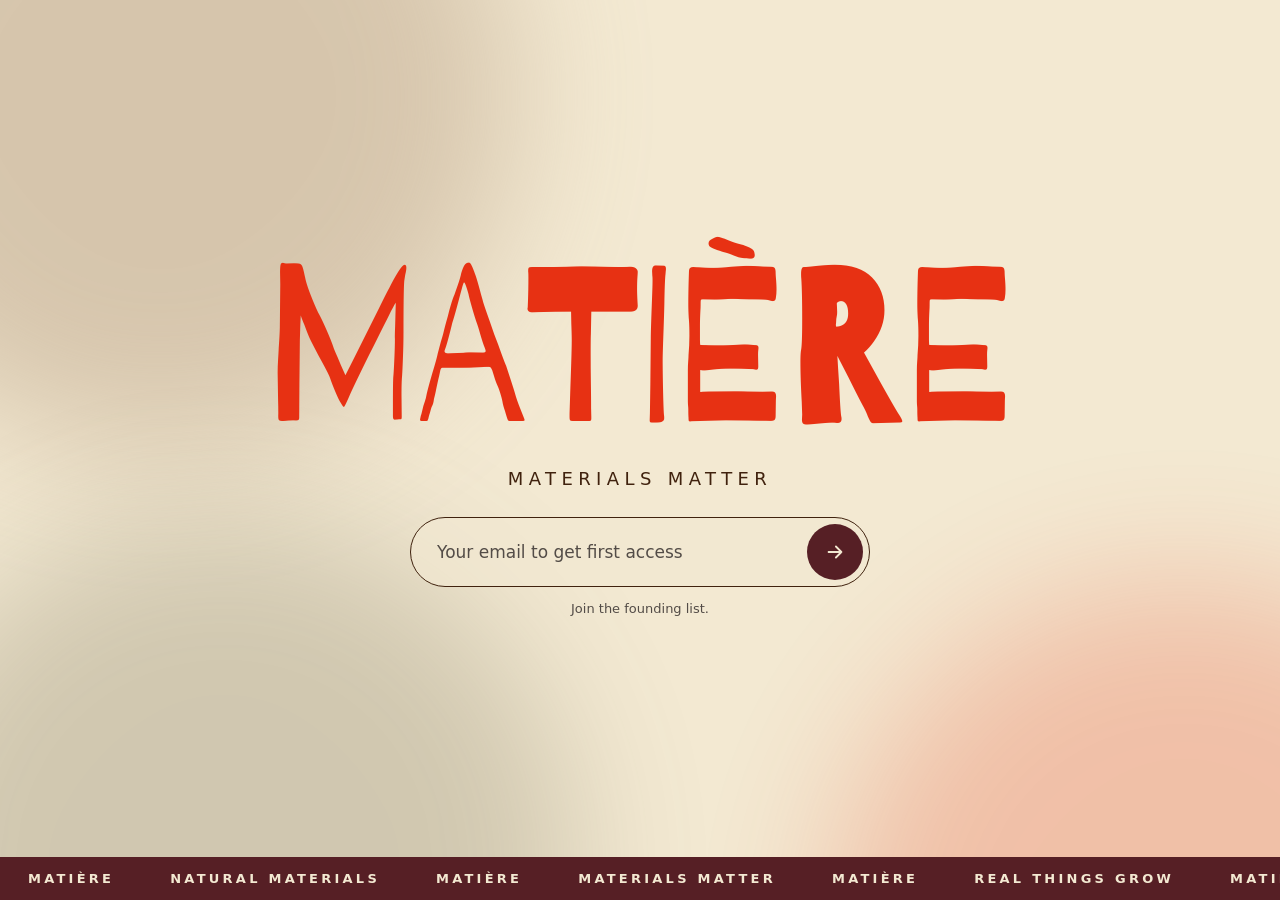
<file: index.html>
<!doctype html>
<html lang="en">
<head>
<meta charset="utf-8">
<meta name="viewport" content="width=device-width, initial-scale=1">
<title>MATIÈRE — Founding List</title>
<meta name="description" content="Materials matter. Join the MATIÈRE founding list for first access.">
<meta name="theme-color" content="#f3e9d2">
<link rel="preconnect" href="https://fonts.googleapis.com">
<link rel="preconnect" href="https://fonts.gstatic.com" crossorigin>
<link href="https://fonts.googleapis.com/css2?family=Barriecito&display=swap" rel="stylesheet">
<style>
:root{--cream:#f3e9d2;--brown:#40220e;--wine:#561f25;--red:#e73113;--grey:#534c47;--sand:#b49b80;--olive:#59543a}
*{box-sizing:border-box}
html,body{margin:0;background:var(--cream);color:var(--brown)}
body{font-family:system-ui,-apple-system,'Helvetica Neue',Arial,sans-serif}
a{color:var(--brown)}a:hover{color:var(--wine)}
.page{position:relative;min-height:100vh;min-height:100svh;display:flex;flex-direction:column;overflow:hidden}
.blobs{position:absolute;inset:0;z-index:0;overflow:hidden;pointer-events:none}
.blob{position:absolute;width:55vmax;height:55vmax;border-radius:50%;filter:blur(70px)}
.b1{top:-20vmax;left:-15vmax;background:var(--sand);opacity:.45;animation:drift-a 18s ease-in-out infinite alternate}
.b2{bottom:-30vmax;right:-20vmax;background:var(--red);opacity:.22;animation:drift-b 22s ease-in-out infinite alternate}
.b3{bottom:-25vmax;left:-10vmax;background:var(--olive);opacity:.22;animation:drift-c 26s ease-in-out infinite alternate}
main{position:relative;z-index:1;flex-grow:1;display:flex;flex-direction:column;align-items:center;justify-content:center;gap:28px;padding:48px 16px;text-align:center}
h1{margin:0;display:flex;font-family:'Barriecito',system-ui,sans-serif;font-weight:400;font-size:clamp(64px,19vw,220px);line-height:.9;color:var(--red);user-select:none}
.l{display:inline-block;animation:rise .8s cubic-bezier(.2,.8,.2,1) backwards;transition:transform .3s}
.l:hover{transform:translateY(-10%) rotate(-4deg)}
.tag{margin:0;font-size:18px;font-weight:500;letter-spacing:.3em;text-transform:uppercase;animation:fade .8s .7s backwards}
form{width:min(460px,100%);animation:fade .8s .9s backwards}
.field{display:flex;align-items:center;gap:6px;padding:6px 6px 6px 24px;border:1.5px solid var(--brown);border-radius:999px;background:rgba(243,233,210,.7)}
.field:focus-within{box-shadow:0 0 0 4px rgba(231,49,19,.25)}
.sr{position:absolute;width:1px;height:1px;overflow:hidden;clip:rect(0 0 0 0);white-space:nowrap}
input{flex:1;min-width:0;height:52px;border:0;background:transparent;outline:none;color:var(--brown);font:400 17px/24px system-ui,-apple-system,'Helvetica Neue',Arial,sans-serif}
input::placeholder{color:var(--grey)}
.go{flex:none;width:56px;height:56px;border:0;border-radius:50%;display:grid;place-items:center;background:var(--wine);color:var(--cream);cursor:pointer;transition:background .25s,transform .25s}
.go:hover{background:var(--red);transform:rotate(-12deg) scale(1.06)}
.go:focus-visible{outline:3px solid var(--red);outline-offset:3px}
.go:disabled{opacity:.6;cursor:wait;transform:none}
.note{margin:14px 0 0;font-size:13px;color:var(--grey)}
.note.err{color:#a3200b;font-weight:600}
.done{display:flex;flex-direction:column;align-items:center;gap:10px;animation:pop .6s cubic-bezier(.2,1.4,.4,1) both}
.done strong{font-family:'Barriecito',system-ui,sans-serif;font-weight:400;font-size:56px;line-height:1;color:var(--wine)}
.done span{font-size:16px}
[hidden]{display:none !important}
.ticker{position:relative;z-index:1;overflow:hidden;background:var(--wine);color:var(--cream);padding:14px 0}
.track{display:flex;width:max-content;animation:scroll 28s linear infinite;font-size:13px;font-weight:600;letter-spacing:.25em;text-transform:uppercase;white-space:nowrap}
.track span{padding:0 28px}
@keyframes drift-a{to{transform:translate(18vw,14vh) scale(1.15)}}
@keyframes drift-b{to{transform:translate(-16vw,-12vh) scale(1.1)}}
@keyframes drift-c{to{transform:translate(20vw,-18vh) scale(.9)}}
@keyframes rise{from{opacity:0;transform:translateY(40%) rotate(-6deg)}to{opacity:1;transform:none}}
@keyframes fade{from{opacity:0;transform:translateY(8px)}to{opacity:1;transform:none}}
@keyframes pop{from{opacity:0;transform:scale(.8)}to{opacity:1;transform:none}}
@keyframes scroll{to{transform:translateX(-50%)}}
@media (prefers-reduced-motion:reduce){*{animation-duration:.01ms !important;animation-iteration-count:1 !important;transition:none !important}}
</style>
</head>
<body>
<div class="page">
  <div class="blobs" aria-hidden="true"><div class="blob b1"></div><div class="blob b2"></div><div class="blob b3"></div></div>

  <main>
    <h1 aria-label="MATIÈRE"><span class="l" style="animation-delay:.05s">M</span><span class="l" style="animation-delay:.12s">A</span><span class="l" style="animation-delay:.19s">T</span><span class="l" style="animation-delay:.26s">I</span><span class="l" style="animation-delay:.33s">È</span><span class="l" style="animation-delay:.40s">R</span><span class="l" style="animation-delay:.47s">E</span></h1>
    <p class="tag">Materials matter</p>

    <form id="signup" novalidate>
      <div class="field">
        <label for="email" class="sr">Email</label>
        <input id="email" type="email" name="email" required autocomplete="email" inputmode="email" placeholder="Your email to get first access">
        <button type="submit" class="go" id="go" aria-label="Join the founding list">
          <svg viewBox="0 0 24 24" width="22" height="22" fill="none" stroke="currentColor" stroke-width="2" stroke-linecap="round" stroke-linejoin="round" aria-hidden="true"><path d="M5 12h14M13 6l6 6-6 6"/></svg>
        </button>
      </div>
      <p class="note" id="note" role="status" aria-live="polite">Join the founding list.</p>
    </form>

    <div class="done" id="done" hidden>
      <strong tabindex="-1" id="done-title">You're in.</strong>
      <span>Your welcome email is on its way.</span>
    </div>
  </main>

  <div class="ticker" aria-hidden="true"><div class="track" id="track"></div></div>
</div>

<script>
// Signups go to the same Klaviyo list as the website waitlist, so the same
// welcome flow (WWst3X, "Added to List") fires. If the waitlist is ever moved
// to another list (e.g. the planned merge into SHcCJ3), update LIST_ID here.
const COMPANY_ID = 'RnydHD';      // Klaviyo public site key (safe to expose)
const LIST_ID = 'WR4nCQ';         // Founding List · Website
const SOURCE = 'Instagram link in bio';

const words = ['MATIÈRE', 'Natural materials', 'MATIÈRE', 'Materials matter', 'MATIÈRE', 'Real things grow'];
document.getElementById('track').innerHTML =
  words.concat(words).map(w => '<span>' + w + '</span>').join('');

const form = document.getElementById('signup');
const input = document.getElementById('email');
const button = document.getElementById('go');
const note = document.getElementById('note');

function say(text, isError) {
  note.textContent = text;
  note.classList.toggle('err', !!isError);
}

form.addEventListener('submit', async (e) => {
  e.preventDefault();
  const email = input.value.trim();
  if (!input.checkValidity() || !email) {
    say('Please enter a valid email.', true);
    input.focus();
    return;
  }
  button.disabled = true;
  say('Joining…');
  try {
    const res = await fetch('https://a.klaviyo.com/client/subscriptions/?company_id=' + COMPANY_ID, {
      method: 'POST',
      headers: { 'Content-Type': 'application/vnd.api+json', 'revision': '2024-10-15' },
      body: JSON.stringify({
        data: {
          type: 'subscription',
          attributes: {
            custom_source: SOURCE,
            profile: { data: { type: 'profile', attributes: { email } } }
          },
          relationships: { list: { data: { type: 'list', id: LIST_ID } } }
        }
      })
    });
    if (!res.ok) throw new Error('HTTP ' + res.status);
    form.hidden = true;
    document.getElementById('done').hidden = false;
    document.getElementById('done-title').focus();
  } catch (err) {
    say('Something went wrong. Please try again.', true);
    button.disabled = false;
  }
});
</script>
</body>
</html>
</file>
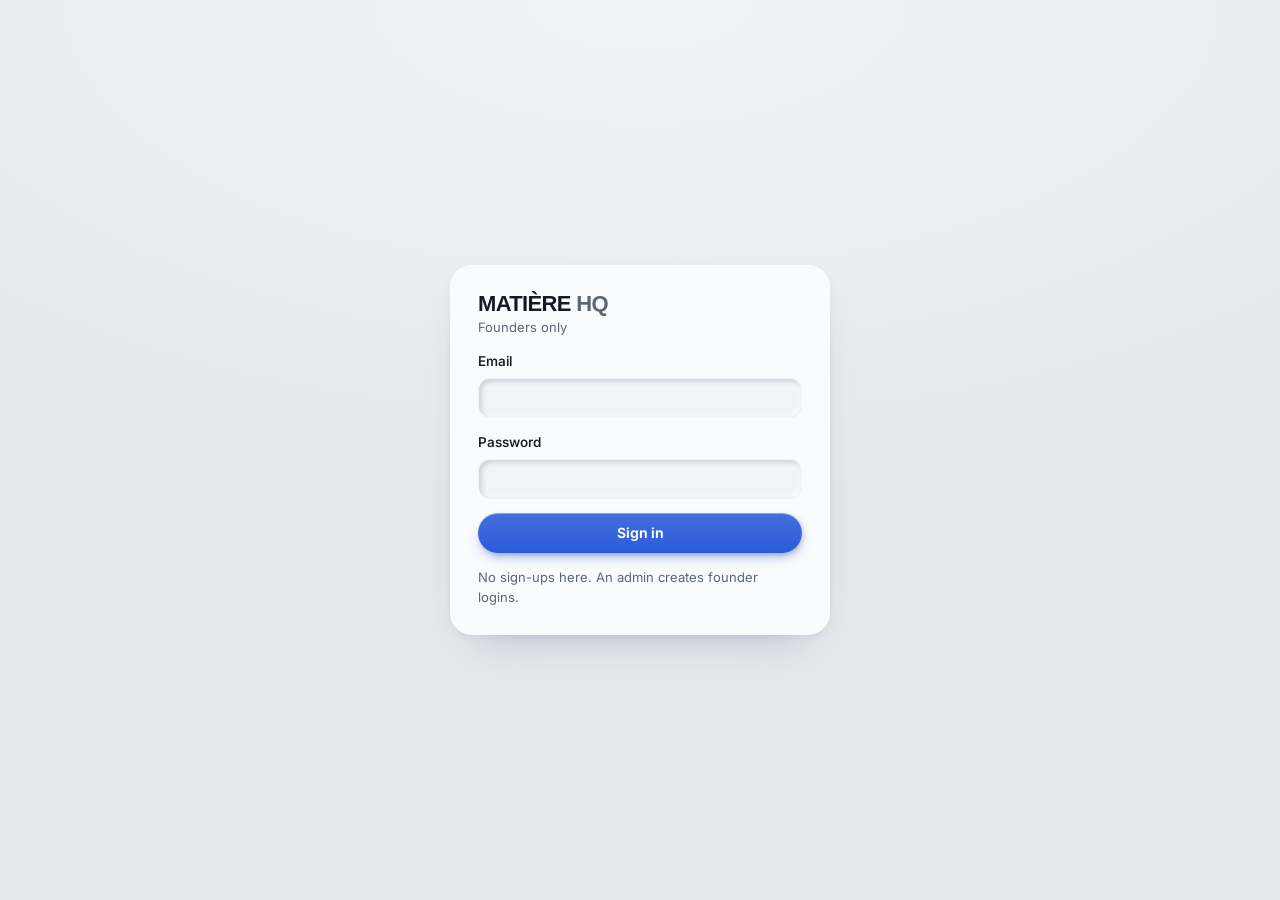
<file: hq/index.html>
<!doctype html>
<html lang="en">
  <head>
    <meta charset="utf-8" />
    <meta name="viewport" content="width=device-width, initial-scale=1" />
    <meta name="robots" content="noindex, nofollow" />
    <title>MATIÈRE HQ</title>
    <link rel="preconnect" href="https://fonts.googleapis.com" />
    <link rel="preconnect" href="https://fonts.gstatic.com" crossorigin />
    <link rel="stylesheet" href="https://fonts.googleapis.com/css2?family=Inter:wght@400;500;600;700&display=swap" />
    <script type="module" crossorigin src="/hq/assets/index-b6QXo1be.js"></script>
    <link rel="stylesheet" crossorigin href="/hq/assets/index-DYSo2G1Q.css">
  </head>
  <body>
    <div id="root"></div>
  </body>
</html>
</file>
<file: hq/assets/index-DYSo2G1Q.css>
:root{--bg: #e6e8ee;--bg-dot: transparent;--sheet: #eef0f4;--surface: #fafbfc;--surface-2: #f1f3f6;--surface-3: #e7eaf0;--border: #e2e7ed;--border-strong: #c8d0da;--text: #161a22;--muted: #5c6574;--accent: #2a5bd7;--accent-soft: #e6edfc;--ok: #157347;--warn: #9a5200;--danger: #c0321a;--neutral: #5c6574;--ink-overview: #f2a19c;--ink-growth: #a3c98c;--ink-creative: #98b8ea;--ink-product: #f6a97c;--ink-operations: #c5b1ec;--ink-text: #1d2230;--ink-shade: #4a5068;--ink: var(--ink-overview);--shadow: inset 0 1px 0 #fff, 0 2px 6px rgba(40, 50, 80, .05), 0 22px 44px -26px rgba(40, 50, 80, .3);--raise: 4px 4px 10px rgba(66, 82, 110, .2), -4px -4px 10px rgba(255, 255, 255, .9);--raise-sm: 2px 2px 5px rgba(66, 82, 110, .18), -2px -2px 5px rgba(255, 255, 255, .9);--press: inset 2px 2px 5px rgba(66, 82, 110, .24), inset -2px -2px 5px rgba(255, 255, 255, .85);--radius: 24px;--radius-sm: 16px;--sans: "Inter", -apple-system, BlinkMacSystemFont, "Segoe UI", Roboto, Arial, sans-serif;--display: "Inter Display", "SF Pro Display", -apple-system, BlinkMacSystemFont, "Segoe UI", Arial, sans-serif;--mono: ui-monospace, "SF Mono", Menlo, Consolas, monospace;--fast: .12s;--ease: cubic-bezier(.2, .8, .2, 1.2);color-scheme:light}@media (prefers-color-scheme: dark){:root:not([data-theme=light]){--bg: #14171d;--bg-dot: transparent;--sheet: #181b22;--surface: #1c2028;--surface-2: #232833;--surface-3: #2a303c;--border: #2c323d;--border-strong: #3c4452;--text: #eceef3;--muted: #a3abb9;--accent: #8aa8ff;--accent-soft: #1f2a48;--ok: #55c783;--warn: #e8ac45;--danger: #ff7f6b;--neutral: #a3abb9;--ink-shade: #14171d;--shadow: 0 1px 2px rgba(0, 0, 0, .3), 0 10px 26px -14px rgba(0, 0, 0, .6);--raise: 4px 4px 10px rgba(0, 0, 0, .45), -3px -3px 8px rgba(255, 255, 255, .04);--raise-sm: 2px 2px 5px rgba(0, 0, 0, .45), -2px -2px 5px rgba(255, 255, 255, .04);--press: inset 2px 2px 5px rgba(0, 0, 0, .5), inset -2px -2px 5px rgba(255, 255, 255, .04);color-scheme:dark}}:root[data-theme=dark]{--bg: #14171d;--bg-dot: transparent;--sheet: #181b22;--surface: #1c2028;--surface-2: #232833;--surface-3: #2a303c;--border: #2c323d;--border-strong: #3c4452;--text: #eceef3;--muted: #a3abb9;--accent: #8aa8ff;--accent-soft: #1f2a48;--ok: #55c783;--warn: #e8ac45;--danger: #ff7f6b;--neutral: #a3abb9;--ink-shade: #14171d;--shadow: 0 1px 2px rgba(0, 0, 0, .3), 0 10px 26px -14px rgba(0, 0, 0, .6);--raise: 4px 4px 10px rgba(0, 0, 0, .45), -3px -3px 8px rgba(255, 255, 255, .04);--raise-sm: 2px 2px 5px rgba(0, 0, 0, .45), -2px -2px 5px rgba(255, 255, 255, .04);--press: inset 2px 2px 5px rgba(0, 0, 0, .5), inset -2px -2px 5px rgba(255, 255, 255, .04);color-scheme:dark}[data-dept=growth]{--ink: var(--ink-growth)}[data-dept=creative]{--ink: var(--ink-creative)}[data-dept=product]{--ink: var(--ink-product)}[data-dept=operations]{--ink: var(--ink-operations)}[data-dept=overview]{--ink: var(--ink-overview)}*{box-sizing:border-box}html{background:var(--bg)}body{margin:0;min-height:100vh;color:var(--text);font:14.5px/1.55 var(--sans);-webkit-font-smoothing:antialiased;background:var(--bg) radial-gradient(120% 80% at 50% 0%,color-mix(in srgb,var(--surface) 55%,transparent),transparent 70%)}a{color:var(--accent);text-decoration:none}a:hover{text-decoration:underline;text-underline-offset:3px}:focus-visible{outline:2.5px solid var(--accent);outline-offset:2px;border-radius:6px}h1,h2,h3{margin:0;line-height:1.2;font-weight:650;letter-spacing:-.01em}h1{font:800 1.9rem/1.1 var(--display);letter-spacing:-.035em;overflow-wrap:anywhere}h2{font-size:1.02rem}h3{font-size:.97rem}p{margin:0}ul,ol{margin:0;padding-left:20px}.icon{flex:none;display:block}.sr-only{position:absolute;width:1px;height:1px;overflow:hidden;clip:rect(0 0 0 0);white-space:nowrap}.label{font-size:11.5px;font-weight:650;color:var(--muted);letter-spacing:.06em;text-transform:uppercase}.muted{color:var(--muted)}.small{font-size:13px}.mono{font-family:var(--mono);font-size:12.5px}.lead{font-size:1.1rem;line-height:1.5;max-width:70ch}.stack{display:grid;gap:12px}.stack-lg{display:grid;gap:24px}.row{display:flex;flex-wrap:wrap;gap:8px 12px;align-items:center}.between{display:flex;flex-wrap:wrap;gap:10px;justify-content:space-between;align-items:center}.display{font-family:var(--display);font-weight:800;letter-spacing:-.04em}.shell{min-height:100vh;padding-left:84px}.rail{position:fixed;z-index:30;left:12px;top:12px;bottom:12px;width:60px;display:flex;flex-direction:column;align-items:stretch;gap:6px;padding:10px 8px;background:linear-gradient(180deg,var(--surface),var(--surface-2));border-radius:999px;box-shadow:var(--raise);transition:width .16s var(--ease)}.rail.wide{width:216px;border-radius:30px}.rail-toggle{all:unset;box-sizing:border-box;flex:none;width:44px;height:44px;border-radius:50%;display:grid;place-items:center;margin-bottom:8px;cursor:pointer;color:var(--text);background:var(--surface);box-shadow:var(--raise-sm)}.rail-toggle:active{box-shadow:var(--press)}.rail-toggle:focus-visible{outline:2.5px solid var(--accent)}.rail a,.rail button.rail-item{all:unset;box-sizing:border-box;position:relative;display:flex;align-items:center;gap:12px;height:44px;padding:0 12px;border-radius:14px;color:var(--text);cursor:pointer;white-space:nowrap;font-weight:600;font-size:13.5px;transition:background var(--fast),box-shadow var(--fast),transform var(--fast) var(--ease)}.rail a:hover,.rail button.rail-item:hover{background:var(--surface-3);text-decoration:none}.rail a:active,.rail button.rail-item:active{transform:scale(.95)}.rail a:focus-visible,.rail button.rail-item:focus-visible{outline:2.5px solid var(--accent);outline-offset:-2px}.rail a[aria-current=page]{background:var(--ink-overview);color:var(--ink-text);box-shadow:inset 0 1px #ffffff80,0 4px 10px -4px color-mix(in oklab,var(--ink-overview) 80%,#000)}.rail .rail-text{position:absolute;width:1px;height:1px;overflow:hidden;clip:rect(0 0 0 0);white-space:nowrap}.rail.wide .rail-text{position:static;width:auto;height:auto;overflow:visible;clip:auto}.rail:not(.wide) a:hover .rail-text,.rail:not(.wide) a:focus-visible .rail-text,.rail:not(.wide) button.rail-item:hover .rail-text,.rail:not(.wide) button.rail-item:focus-visible .rail-text{width:auto;height:auto;overflow:visible;clip:auto;position:absolute;left:calc(100% + 10px);top:50%;transform:translateY(-50%);padding:6px 10px;border-radius:10px;background:var(--surface);box-shadow:var(--shadow);font-size:12.5px;pointer-events:none;z-index:2}.rail .count{position:absolute;right:2px;top:2px}.rail.wide .count{position:static;margin-left:auto}.rail-sep{height:1px;background:var(--border);margin:4px 6px;flex:none}.rail-foot{margin-top:auto;display:grid;gap:4px}.count{min-width:18px;height:18px;padding:0 5px;border-radius:9px;background:var(--danger);color:#fff;font-size:11px;font-weight:700;display:inline-grid;place-items:center}.head{position:sticky;top:0;z-index:20;padding:16px clamp(16px,2.4vw,32px) 0;background:linear-gradient(var(--bg) 75%,transparent)}.head-row{display:flex;align-items:flex-end;gap:22px}.wordmark{font:500 30px/1 var(--display);letter-spacing:-.02em;color:var(--text);white-space:nowrap;text-decoration:none!important;padding-bottom:18px}.wordmark b{font-weight:800;letter-spacing:-.03em}.wordmark span{font-weight:300;margin-left:6px}.head-tools{margin-left:auto;display:flex;align-items:center;gap:10px;padding-bottom:12px}.head-tools form{width:clamp(180px,18vw,260px)}.head .menu{display:none}.who{font-size:12.5px;color:var(--muted);white-space:nowrap}.folders{display:flex;gap:6px;align-items:flex-end;overflow-x:auto;scrollbar-width:none;padding:10px 4px 0;margin-bottom:-1px;flex:0 1 auto;min-width:0}.folder{position:relative;display:inline-flex;align-items:baseline;gap:18px;padding:12px 18px 11px 22px;min-width:150px;justify-content:space-between;border-radius:14px 14px 0 0;background:color-mix(in oklab,var(--ink) 78%,var(--surface));color:var(--ink-text);font:800 13px/1 var(--sans);letter-spacing:.12em;text-transform:uppercase;white-space:nowrap;text-decoration:none!important;box-shadow:inset 0 1px #ffffff80,inset 0 -6px 10px -8px #00000040;transform:translateY(4px);transition:transform var(--fast) var(--ease),background var(--fast)}.folder:before{content:"";position:absolute;left:10px;right:10px;top:-7px;height:12px;border-radius:10px 10px 0 0;background:color-mix(in oklab,var(--ink) 92%,#000 4%);z-index:-1}.folder .num{font:650 11px/1 var(--mono);letter-spacing:0;opacity:.7}.folder[aria-current=page] .label-t:before{content:"";display:inline-block;width:7px;height:7px;border-radius:50%;background:var(--ink-text);margin-right:10px;vertical-align:2px}.folder:hover{transform:translateY(1px)}.folder:active{transform:translateY(3px)}.folder[aria-current=page]{background:var(--ink);transform:none;box-shadow:inset 0 1px #ffffff8c,0 -6px 16px -8px #42526e59}.folder:focus-visible{outline-offset:-4px}.dept-select{display:none}main{padding:0 clamp(16px,2.4vw,32px) 64px;max-width:1480px}.sheet{background:var(--sheet);border-radius:28px;box-shadow:inset 0 1px #fffc,0 30px 60px -40px #28325059;padding:clamp(16px,2vw,28px)}.sheet:not(.flat) .card,.sheet:not(.flat) .table-card{background:var(--surface)}.sheet.flat{background:transparent;box-shadow:none;padding:18px 0 0}.page-head{display:grid;gap:6px}.page-head .label{color:var(--muted)}.page-head p.muted{max-width:78ch}.card,.panel{background:var(--surface);border:1px solid color-mix(in srgb,var(--border) 60%,transparent);border-radius:var(--radius);padding:16px 18px;box-shadow:var(--shadow)}.sheet .table-card,.sheet .cards>article{box-shadow:none}.panel.deep{background:var(--surface-2);box-shadow:none;border-color:transparent}.notice{border:1px solid var(--border);background:var(--surface-2);border-radius:12px;padding:10px 14px;font-size:14px}.notice.err{border-color:color-mix(in srgb,var(--danger) 45%,var(--border));background:color-mix(in srgb,var(--danger) 8%,var(--surface))}.notice.warn{border-color:color-mix(in srgb,var(--warn) 45%,var(--border));background:color-mix(in srgb,var(--warn) 8%,var(--surface))}.section-head{display:flex;flex-wrap:wrap;gap:8px 16px;justify-content:space-between;align-items:baseline;padding-bottom:8px;border-bottom:1px solid var(--border)}.section-head .label{font-weight:550}.grid2{display:grid;grid-template-columns:repeat(auto-fit,minmax(min(320px,100%),1fr));gap:16px;align-items:start}.grid3{display:grid;grid-template-columns:repeat(auto-fill,minmax(min(250px,100%),1fr));gap:14px;align-items:stretch}.stats{display:grid;grid-template-columns:repeat(auto-fit,minmax(min(150px,100%),1fr));gap:12px}.stat{display:grid;gap:2px;background:var(--surface);border:1px solid var(--border);border-radius:var(--radius-sm);padding:14px 16px;color:var(--text)}a.stat:hover{border-color:var(--border-strong);text-decoration:none}.stat .value{font:800 1.7rem/1.15 var(--display);letter-spacing:-.03em;font-variant-numeric:tabular-nums}.stat.alert .value{color:var(--danger)}.list{display:grid}.list>*{border-top:1px solid var(--border);padding:12px 2px}.list>*:first-child{border-top:0}.cards{display:grid;gap:12px}.cards>article{background:var(--surface);border:1px solid var(--border);border-radius:var(--radius);padding:16px 18px}.pill{display:inline-flex;align-items:center;gap:6px;font-size:12px;font-weight:600;padding:2px 9px;border-radius:999px;white-space:nowrap;color:var(--neutral);background:color-mix(in srgb,currentColor 12%,transparent)}.pill:before{content:"";width:6px;height:6px;border-radius:50%;background:currentColor}.s-pending,.s-running,.s-t-todo,.s-t-changes_requested,.s-waiting,.s-scheduled,.s-todo{color:var(--accent)}.s-approved,.s-succeeded,.s-idle,.s-x-succeeded,.s-t-done,.s-done,.s-active,.s-configured{color:var(--ok)}.s-changes_requested,.s-stalled,.s-x-in_progress,.s-t-in_progress,.s-t-in_review,.s-in_progress,.s-untested{color:var(--warn)}.s-rejected,.s-failed,.s-x-failed,.s-blocked,.s-disconnected{color:var(--danger)}.s-never_run,.s-disabled,.s-not_connected,.s-x-not_started,.s-planned{color:var(--neutral)}.new{font-size:11px;font-weight:650;background:var(--accent);color:#fff;padding:1px 7px;border-radius:999px}.flag{color:var(--danger);font-size:13.5px}.refs a{font-family:var(--mono);font-size:12px;margin-right:4px}.kv{display:grid;grid-template-columns:max-content 1fr;gap:6px 16px;font-size:14px;margin:0}.kv dt{color:var(--muted);font-size:13px}.kv dd{margin:0;min-width:0;overflow-wrap:anywhere}details>summary{cursor:pointer}details>summary:focus-visible{border-radius:6px}.toolbar{display:flex;flex-wrap:wrap;gap:10px 14px;align-items:center}.toolbar .grow{flex:1 1 240px}.searchbox{position:relative;display:block}.searchbox .icon{position:absolute;left:12px;top:50%;transform:translateY(-50%);color:var(--muted);pointer-events:none}.searchbox input{width:100%;padding-left:36px;border-radius:999px}.tabs{display:inline-flex;flex-wrap:wrap;gap:3px;padding:4px;background:var(--surface-2);border-radius:14px;box-shadow:var(--press)}.chip{font:inherit;font-size:13.5px;font-weight:600;border:0;background:transparent;color:var(--muted);padding:5px 12px;min-height:32px;border-radius:10px;cursor:pointer;display:inline-flex;align-items:center;gap:6px;transition:background var(--fast),color var(--fast),box-shadow var(--fast),transform var(--fast) var(--ease)}.chip:hover{color:var(--text)}.chip:active{transform:scale(.97)}.chip[aria-pressed=true],.chip[aria-selected=true]{background:var(--surface);color:var(--text);box-shadow:var(--raise-sm)}.chip .n{font-variant-numeric:tabular-nums;font-size:12px;color:var(--muted)}.inline-label{display:inline-flex;align-items:center;gap:8px;font-size:13.5px;color:var(--muted);font-weight:550}.inline-label select{width:auto}table{width:100%;border-collapse:collapse;font-size:14px}th{text-align:left;font-size:11.5px;font-weight:650;color:var(--muted);text-transform:uppercase;letter-spacing:.05em}th,td{padding:10px 12px;border-bottom:1px solid var(--border);vertical-align:top}tbody tr:last-child td{border-bottom:0}td.num,th.num{text-align:right;font-variant-numeric:tabular-nums}.scroll-x{overflow-x:auto}.table-card{background:var(--surface);border:1px solid var(--border);border-radius:var(--radius)}label{display:grid;gap:6px;font-size:13.5px;font-weight:550}select{width:100%;text-overflow:ellipsis}input,textarea,select{font:inherit;font-size:14.5px;color:var(--text);background:var(--surface-2);border:1px solid transparent;border-radius:12px;padding:7px 12px;min-height:40px;max-width:100%;box-shadow:var(--press)}input:focus,textarea:focus,select:focus{outline:2.5px solid color-mix(in srgb,var(--accent) 45%,transparent);outline-offset:0}textarea{width:100%;min-height:76px;resize:vertical}.btn{display:inline-flex;align-items:center;justify-content:center;gap:8px;font:inherit;font-weight:650;font-size:14px;color:#fff;text-decoration:none!important;background:linear-gradient(180deg,color-mix(in srgb,var(--accent) 88%,#fff),var(--accent));border:0;border-radius:999px;min-height:40px;padding:0 18px;cursor:pointer;box-shadow:0 1px #ffffff59 inset,0 6px 14px -6px color-mix(in srgb,var(--accent) 70%,transparent),var(--raise-sm);transition:transform var(--fast) var(--ease),box-shadow var(--fast),filter var(--fast)}:root[data-theme=dark] .btn:not(.ghost){color:#0d1020}@media (prefers-color-scheme: dark){:root:not([data-theme=light]) .btn:not(.ghost){color:#0d1020}}.btn:hover{filter:brightness(1.05);transform:translateY(-1px)}.btn:active{transform:translateY(1px) scale(.98);box-shadow:var(--press)}.btn.ok{background:linear-gradient(180deg,color-mix(in srgb,var(--ok) 85%,#fff),var(--ok))}.btn.ghost{background:linear-gradient(180deg,var(--surface),var(--surface-2));color:var(--text);font-weight:600;box-shadow:var(--raise-sm)}.btn.ghost:hover{filter:none}.btn.small{min-height:32px;padding:0 13px;font-size:13px}.btn[disabled]{opacity:.5;cursor:default;transform:none}.linkbtn{all:unset;cursor:pointer;color:var(--accent);font-weight:550}.linkbtn:focus-visible{outline:2.5px solid var(--accent);border-radius:4px}.iconbtn{all:unset;display:inline-grid;place-items:center;width:38px;height:38px;border-radius:12px;color:var(--muted);cursor:pointer;flex:none;background:var(--surface);box-shadow:var(--raise-sm);transition:transform var(--fast) var(--ease)}.iconbtn:hover{color:var(--text)}.iconbtn:active{transform:scale(.94);box-shadow:var(--press)}.iconbtn:focus-visible{outline:2.5px solid var(--accent)}.login{min-height:100vh;display:grid;place-items:center;padding:16px}.login form,.login .box{width:min(380px,100%);display:grid;gap:14px;background:var(--surface);border-radius:22px;padding:28px;box-shadow:var(--shadow)}.login .brand{font:800 22px/1 var(--display);letter-spacing:-.03em}.brand span{color:var(--muted);font-weight:600}pre.body{white-space:pre-wrap;font:inherit;margin:0;overflow-wrap:anywhere}.home{display:grid;gap:14px;height:calc(100vh - 128px);min-height:600px;grid-template-columns:minmax(280px,1fr) minmax(400px,1.25fr) minmax(280px,1fr);grid-template-rows:minmax(0,1.1fr) minmax(0,1fr);grid-template-areas:"approve center activity" "metrics center upcoming"}.h-approve{grid-area:approve}.h-metrics{grid-area:metrics}.h-center{grid-area:center}.h-activity{grid-area:activity}.h-upcoming{grid-area:upcoming}.home>.card{display:flex;flex-direction:column;min-height:0;overflow:hidden}.home .fill{flex:1;min-height:0;max-height:none;overflow-y:auto}.h-center{display:flex;flex-direction:column;align-items:center;gap:10px;min-height:0}.h-center .tin{flex:1;min-height:0;width:100%}main:has(.home){padding-bottom:14px}.sheet.home-sheet{padding:16px}.status-strip{width:100%;display:grid;grid-template-columns:repeat(4,minmax(0,1fr));gap:8px}.status-strip .status-tile{grid-template-columns:34px 1fr auto;padding:8px 10px}.status-strip .act-icon{width:34px;height:34px}.status-strip .m{font-size:11.5px}.h-center .quick{width:100%}.h-center .quick-tile{padding:10px 6px 8px;grid-auto-flow:column;justify-content:center;align-items:center;gap:8px}.home .tiles{grid-template-columns:1fr 1fr;flex:1;min-height:0}.home .tile{min-height:0}.home .metric-detail{position:relative}.panel-h{display:flex;align-items:center;gap:10px;justify-content:space-between;margin-bottom:12px}.view-all{display:inline-flex;align-items:center;gap:4px;color:var(--muted);font-weight:550}.tabs.mini{margin-bottom:12px}.tabs.mini .chip{font-size:12.5px;min-height:28px;padding:3px 9px}.todo{display:grid;gap:10px;max-height:300px;overflow-y:auto;padding:4px;margin:-4px}.todo-row{display:grid;grid-template-columns:auto 1fr auto;gap:12px;align-items:center;padding:12px 12px 12px 14px;border-radius:16px;background:var(--surface);box-shadow:var(--raise-sm);color:var(--text);text-decoration:none!important}.todo-row.link{grid-template-columns:1fr auto;transition:transform var(--fast) var(--ease)}.todo-row.link:hover{transform:translateY(-1px)}.todo-row .t{font-weight:600;overflow-wrap:anywhere}.todo-row .m,.activity .m,.status-tile .m{font-size:12.5px;color:var(--muted)}.ring{width:22px;height:22px;border-radius:50%;border:2px solid var(--border-strong);background:var(--surface);box-shadow:var(--press)}.ring.s-blocked{border-color:var(--danger)}.ring.s-done,.ring.s-approved{border-color:var(--ok);background:radial-gradient(circle,var(--ok) 0 4px,var(--surface) 5px)}.go-dot{display:grid;place-items:center;width:34px;height:34px;border-radius:50%;background:var(--ink);color:var(--ink-text);text-decoration:none!important;box-shadow:inset 0 1px #ffffff8c,0 4px 10px -4px color-mix(in oklab,var(--ink) 80%,#000);transition:transform var(--fast) var(--ease)}.go-dot:hover{transform:scale(1.08)}.go-dot:active{transform:scale(.94)}.go-dot.plain{background:var(--surface-2);color:var(--muted);box-shadow:var(--raise-sm)}.empty{padding:22px 12px;text-align:center;color:var(--muted);font-size:13.5px;border-radius:16px;background:var(--surface-2);box-shadow:var(--press)}.empty strong{display:block;color:var(--text);font-size:14.5px;margin-bottom:2px}.sortnote{font-size:12px;color:var(--muted);margin-top:10px}.activity{list-style:none;margin:0;padding:0;display:grid}.activity li{display:grid;grid-template-columns:42px 1fr auto;gap:12px;align-items:center;padding:10px 0;border-top:1px solid var(--border)}.activity li:first-child{border-top:0;padding-top:2px}.activity .t{font-weight:600;color:var(--text)}.act-icon{width:42px;height:42px;border-radius:50%;display:grid;place-items:center;color:var(--ink-text);background:color-mix(in oklab,var(--ink) 70%,var(--surface));box-shadow:inset 0 1px #fff9,var(--raise-sm)}.quick{display:grid;grid-template-columns:repeat(4,minmax(0,1fr));gap:10px}.quick-tile{display:grid;justify-items:center;gap:8px;padding:16px 6px 12px;border-radius:18px;text-align:center;font-size:12.5px;line-height:1.25;color:var(--text);text-decoration:none!important;background:var(--surface);box-shadow:var(--raise-sm);transition:transform var(--fast) var(--ease),box-shadow var(--fast)}.quick-tile:hover{transform:translateY(-2px);box-shadow:var(--raise)}.quick-tile:active{transform:none;box-shadow:var(--press)}.tiles{display:grid;grid-template-columns:repeat(4,minmax(0,1fr));gap:12px}.tile{all:unset;box-sizing:border-box;cursor:pointer;display:grid;grid-template-rows:auto auto 1fr;gap:2px;min-height:128px;padding:14px 16px;border-radius:20px;background:color-mix(in oklab,var(--ink) 45%,var(--surface));color:var(--ink-text);box-shadow:inset 0 1px #fff9,var(--raise-sm);transition:transform var(--fast) var(--ease)}.tile:hover{transform:translateY(-2px)}.tile:focus-visible{outline:2.5px solid var(--accent);outline-offset:2px}.tile[aria-expanded=true]{box-shadow:0 0 0 2px var(--ink),var(--raise-sm)}.tile-v{font:800 26px/1.1 var(--display);letter-spacing:-.03em;font-variant-numeric:tabular-nums}.tile-v.off{font:700 15px/1.6 var(--sans);letter-spacing:0}.tile-l{font-size:13px}.bars{display:flex;align-items:flex-end;gap:5px;height:46px;align-self:end}.bars>span{flex:1;max-width:18px;border-radius:4px 4px 2px 2px;background:color-mix(in oklab,var(--ink) 92%,#000 6%)}.metric-detail{margin-top:12px;padding:12px 14px;border-radius:16px;background:var(--surface-2);box-shadow:var(--press);display:grid;gap:6px}.metric-detail dl{display:grid;grid-template-columns:repeat(auto-fit,minmax(170px,1fr));gap:4px 18px;margin:0;font-size:13px}.metric-detail dl div{display:flex;justify-content:space-between;gap:8px}.metric-detail dd{margin:0;font-weight:650}.status-grid{display:grid;grid-template-columns:1fr 1fr;gap:10px}.status-tile{display:grid;grid-template-columns:42px 1fr auto;gap:10px;align-items:center;padding:10px 12px;border-radius:18px;color:var(--text);text-decoration:none!important;background:var(--surface);box-shadow:var(--raise-sm)}.status-tile b{font:800 18px/1.1 var(--display)}.status-tile .m{line-height:1.25}.lamp{width:9px;height:9px;border-radius:50%;align-self:start;margin-top:4px;background:var(--neutral)}.lamp.ok{background:#2fb86b;box-shadow:0 0 0 3px color-mix(in srgb,#2fb86b 22%,transparent)}.lamp.warn{background:var(--warn)}.lamp.bad{background:var(--danger);box-shadow:0 0 0 3px color-mix(in srgb,var(--danger) 22%,transparent)}.tin{all:unset;display:block;cursor:pointer;border-radius:40px;-webkit-tap-highlight-color:transparent}.tin:focus-visible{outline:3px solid var(--accent);outline-offset:4px}.tin svg{display:block;width:100%;height:100%;overflow:visible}.tin .lid,.tin .ring,.tin .fish{transform-box:fill-box}.tin .lid{transform-origin:50% 100%;transition:transform .36s var(--ease)}.tin .ring{transform-origin:50% 100%;transition:transform .26s var(--ease)}.tin .fish{transform-origin:50% 50%;transition:transform .32s var(--ease) .12s}.tin:hover .ring{transform:rotate(-14deg) translateY(-3px)}.tin:hover .lid{transform:rotate(-1.5deg)}.tin:active .lid{transform:rotate(-.5deg) scale(.995)}.tin[aria-expanded=true] .lid{transform:translateY(-4%) rotate(-5deg) scaleY(.92)}.tin[aria-expanded=true] .ring{transform:rotate(-35deg) translate(-6px,-10px)}.tin[aria-expanded=true] .fish{transform:translateY(-4px) scale(1.02)}.tin-caption{font-size:12.5px;color:var(--muted);text-align:center}.ask{position:fixed;z-index:50;right:clamp(10px,2vw,28px);bottom:clamp(10px,2vw,28px);width:min(440px,calc(100vw - 20px));max-height:min(680px,calc(100vh - 20px));display:grid;grid-template-rows:auto 1fr auto;background:var(--surface);border-radius:24px;box-shadow:0 30px 60px -20px #141e3273,var(--shadow);transform-origin:85% 100%;animation:pop .26s var(--ease)}@keyframes pop{0%{opacity:0;transform:translateY(16px) scale(.92)}to{opacity:1;transform:none}}.ask-h{display:flex;align-items:center;gap:10px;padding:14px 16px;border-bottom:1px solid var(--border)}.ask-h h2{font:800 1.1rem/1 var(--display);letter-spacing:-.02em;flex:1}.ask-log{overflow-y:auto;padding:14px 16px;display:grid;gap:12px;align-content:start}.msg{max-width:92%;padding:10px 12px;border-radius:16px;font-size:14px;display:grid;gap:4px}.msg.me{justify-self:end;background:var(--accent);color:#fff;border-bottom-right-radius:4px}:root[data-theme=dark] .msg.me{color:#0d1020}@media (prefers-color-scheme: dark){:root:not([data-theme=light]) .msg.me{color:#0d1020}}.msg.hq{background:var(--surface-2);border-bottom-left-radius:4px}.msg.hq.unverified{box-shadow:inset 3px 0 0 var(--warn)}.msg .src{font-size:11.5px;color:var(--muted)}.msg .links{display:flex;flex-wrap:wrap;gap:4px 12px;font-size:13px}.ask-sugg{display:flex;flex-wrap:wrap;gap:6px}.ask-sugg button{font:inherit;font-size:12.5px;border:0;border-radius:999px;padding:5px 11px;background:var(--surface-2);color:var(--text);cursor:pointer;box-shadow:var(--raise-sm)}.ask-sugg button:active{box-shadow:var(--press)}.ask-f{display:flex;gap:8px;padding:12px 14px;border-top:1px solid var(--border)}.ask-f input{flex:1;border-radius:999px}.ask-note{font-size:11.5px;color:var(--muted);padding:0 16px 10px}.dept-hero{display:grid;grid-template-columns:1fr auto;gap:16px;align-items:end;padding:4px 0 6px}.dept-hero h1{font-size:clamp(2rem,4vw,3.1rem)}.dept-hero h1 em{font-style:normal;color:var(--text);background:linear-gradient(transparent 62%,var(--ink) 62%,var(--ink) 92%,transparent 92%);padding:0 4px}.desk-links{display:flex;flex-wrap:wrap;gap:8px}.worker{all:unset;box-sizing:border-box;display:grid;grid-template-columns:44px 1fr;gap:4px 12px;align-items:start;padding:14px;border-radius:16px;cursor:pointer;background:var(--surface-2);border:1px solid transparent;transition:transform var(--fast) var(--ease),box-shadow var(--fast)}.worker:hover{transform:translateY(-2px);box-shadow:var(--raise)}.worker:focus-visible{outline:2.5px solid var(--accent);outline-offset:2px}.worker[aria-pressed=true]{background:var(--surface);border-color:var(--w);box-shadow:0 0 0 1px var(--w),var(--raise-sm)}.wsym{width:44px;height:44px;border-radius:14px;display:grid;place-items:center;background:color-mix(in oklab,var(--w) 18%,var(--surface));box-shadow:inset 2px 2px 4px #fff9,inset -2px -3px 6px color-mix(in oklab,var(--w) 30%,transparent),var(--raise-sm)}.wsym svg{width:24px;height:24px;fill:var(--w);filter:drop-shadow(1px 1.5px 0 rgba(0,0,0,.18))}.worker .name{font-weight:650}.worker .mission{grid-column:2;font-size:13px;color:var(--muted)}.worker .meta{grid-column:1 / -1;display:flex;flex-wrap:wrap;gap:6px 12px;align-items:center;font-size:12.5px;color:var(--muted);margin-top:6px}.wfiles{display:grid}.wtabs{display:flex;gap:6px;align-items:flex-end;overflow-x:auto;padding:8px 4px 0;scrollbar-width:thin}.wtab{all:unset;box-sizing:border-box;cursor:pointer;display:flex;align-items:center;gap:10px;flex:1 1 0;min-width:150px;max-width:250px;padding:10px 12px 12px 10px;border-radius:16px 16px 0 0;background:color-mix(in oklab,var(--w) 55%,var(--surface));color:var(--ink-text);transform:translateY(5px);box-shadow:inset 0 1px #ffffff8c,inset 0 -8px 10px -9px #00000040;transition:transform var(--fast) var(--ease)}.wtab:hover{transform:translateY(1px)}.wtab:focus-visible{outline:2.5px solid var(--accent);outline-offset:-3px}.wtab[aria-selected=true]{background:var(--w);transform:none;box-shadow:inset 0 1px #fff9,0 -6px 14px -8px #28325059}.wtab .wsym{width:36px;height:36px;border-radius:12px}.wtab .wsym svg{width:20px;height:20px;fill:var(--ink-text)}.wtab-name{font-size:14px;font-weight:700;line-height:1.2;display:-webkit-box;-webkit-line-clamp:2;-webkit-box-orient:vertical;overflow:hidden}.wtab-meta{font-family:var(--sans);font-size:11.5px;opacity:.75}.wpanel{border-top:6px solid var(--w);border-top-left-radius:0}.wpanel-h{display:flex;gap:14px;align-items:center;margin-bottom:12px}.board{display:grid;grid-auto-flow:column;grid-auto-columns:minmax(230px,1fr);gap:12px;overflow-x:auto;padding-bottom:6px}.board-col{background:var(--surface-2);border-radius:16px;padding:10px;display:grid;gap:8px;align-content:start;box-shadow:var(--press)}.board-col h3{display:flex;justify-content:space-between;font-size:13px;padding:2px 4px}.board-card{background:var(--surface);border-radius:12px;padding:10px 12px;box-shadow:var(--raise-sm);display:grid;gap:4px;font-size:13.5px}@media (max-width: 1280px){.head-row{flex-wrap:wrap}.head-tools{order:2}.folders{order:3;flex-basis:100%}.home{height:auto;grid-template-columns:1fr 1fr;grid-template-rows:auto;grid-template-areas:"center center" "approve activity" "metrics upcoming"}.home>.card{max-height:460px}.h-center .tin{width:min(100%,460px);aspect-ratio:600 / 520;flex:none}}@media (max-width: 860px){.shell{padding-left:0}.rail,.rail.wide{left:0;top:0;bottom:0;border-radius:0 26px 26px 0;width:248px;transform:translate(-105%);transition:transform .18s var(--ease)}.rail .rail-text,.rail:not(.wide) a:hover .rail-text{position:static;width:auto;height:auto;overflow:visible;clip:auto;transform:none;padding:0;box-shadow:none;background:none}.rail .count{position:static;margin-left:auto}.rail .rail-toggle{display:none}.rail.open{transform:none}.scrim{position:fixed;top:0;right:0;bottom:0;left:0;z-index:25;background:#0a0f1959}.head .menu{display:inline-grid}.head-row{align-items:center;gap:12px}.head-tools{padding-bottom:0}.head-tools form{display:none}.wordmark{font-size:22px;padding-bottom:0}.folders{display:none}.dept-select{display:block;margin-top:10px}.dept-select select{font-weight:650}.sheet{border-radius:var(--radius);padding:12px}.home{grid-template-columns:minmax(0,1fr);grid-template-areas:"approve" "center" "activity" "upcoming" "metrics"}.home>.card{max-height:none}.h-center .tin{width:min(80vw,320px)}.status-strip,.tiles{grid-template-columns:1fr 1fr}.quick{grid-template-columns:repeat(2,minmax(0,1fr))}.status-grid{grid-template-columns:1fr}.todo{max-height:none}.dept-hero{grid-template-columns:1fr}h1{font-size:1.5rem}}@media (prefers-reduced-motion: reduce){*,*:before,*:after{transition:none!important;animation:none!important}}.cal{display:grid;gap:6px}.cal-row{display:grid;grid-template-columns:repeat(7,minmax(0,1fr));gap:6px}.cal-head span{font-size:11.5px;font-weight:700;letter-spacing:.1em;text-transform:uppercase;color:var(--muted);padding:0 8px}.cal-cell{min-height:112px;display:flex;flex-direction:column;gap:3px;padding:8px;border-radius:16px;background:var(--surface);box-shadow:var(--raise-sm);min-width:0}.cal-cell.out{background:transparent;box-shadow:none}.cal-cell.past{opacity:.62}.cal-cell.today{box-shadow:0 0 0 2px var(--ink-overview),var(--raise-sm)}.cal-num{font:800 15px/1 var(--display);margin-bottom:3px}.cal-cell.today .cal-num{display:inline-grid;place-items:center;width:26px;height:26px;border-radius:50%;background:var(--ink-overview);color:var(--ink-text)}.cal-ev{display:block;font-size:11.5px;line-height:1.3;padding:3px 7px;border-radius:8px;color:var(--ink-text);text-decoration:none!important;white-space:nowrap;overflow:hidden;text-overflow:ellipsis}.cal-ev:hover{filter:brightness(.96)}.k-post{background:var(--ink-creative)}.k-task{background:var(--ink-product)}.k-run{background:var(--ink-growth)}.k-meet{background:var(--ink-operations)}.k-email{background:var(--ink-overview)}.cal-more{font-size:11px;color:var(--muted);padding-left:4px}.cal-key{display:inline-flex;flex-wrap:wrap;align-items:center;gap:6px 10px;color:var(--muted)}.cal-key i{display:inline-block;width:10px;height:10px;border-radius:3px;margin-left:6px}.tabs .chip[aria-label="Previous month"] .icon{transform:rotate(180deg)}@media (max-width: 860px){.cal-row{gap:3px}.cal-cell{min-height:64px;padding:4px;border-radius:10px}.cal-ev{font-size:0;padding:0;height:6px;border-radius:3px}.cal-more{display:none}}.steps{list-style:none;padding:0;margin:0;display:grid;gap:8px}.step{display:grid;grid-template-columns:22px 1fr;gap:10px;align-items:start}.step .ring{margin-top:2px}.step.done a{color:var(--muted);text-decoration:line-through}.ring.s-todo{border-color:var(--accent)}.ring.s-in_progress{border-color:var(--warn)}.fixes{display:grid;grid-template-columns:repeat(auto-fill,minmax(min(340px,100%),1fr));gap:14px}.fix{display:grid;gap:8px;align-content:start;border-left:6px solid var(--neutral)}.fix.urgent{border-left-color:var(--danger)}.fix.soon{border-left-color:var(--warn)}.fix ol{margin:0;padding-left:18px;display:grid;gap:3px}:root{--chart-1: #4f7bd6;--chart-2: #b9cdf0}:root[data-theme=dark]{--chart-1: #86a6ef;--chart-2: #3d4d6e}@media (prefers-color-scheme: dark){:root:not([data-theme=light]){--chart-1: #86a6ef;--chart-2: #3d4d6e}}.chart{margin:0;display:grid;gap:10px}.chart figcaption{font-weight:650}.legend{display:flex;gap:14px;font-size:12.5px;color:var(--muted)}.legend i{display:inline-block;width:10px;height:10px;border-radius:3px;margin-right:6px;vertical-align:-1px}.hbars{display:grid;gap:8px}.hbar{display:grid;grid-template-columns:110px 1fr 40px;gap:10px;align-items:center;font-size:13px;border-radius:8px}.hbar:focus-visible{outline:2.5px solid var(--accent);outline-offset:2px}.hbar:hover .hbar-track{box-shadow:0 0 0 1px var(--border-strong)}.hbar-track{display:flex;gap:2px;height:14px;border-radius:4px;background:var(--surface-2);overflow:hidden}.hbar-track>span{height:100%;border-radius:0 4px 4px 0;min-width:3px}.hbar-v{text-align:right;font-variant-numeric:tabular-nums;font-weight:650}.cols{position:relative;display:flex;align-items:flex-end;gap:4px;height:120px;border-bottom:1px solid var(--border)}.col{position:relative;flex:1;height:100%;display:flex;align-items:flex-end;justify-content:center}.col:focus-visible{outline:2.5px solid var(--accent);border-radius:4px}.col-bar{width:70%;max-width:22px;border-radius:4px 4px 0 0}.col-tip{position:absolute;bottom:calc(100% + 4px);white-space:nowrap;font-size:11.5px;padding:3px 7px;border-radius:7px;background:var(--text);color:var(--surface);pointer-events:none;z-index:2}.axis{display:flex;justify-content:space-between;font-size:11.5px;color:var(--muted);margin-top:-6px}.chart-table table{margin-top:6px;font-size:13px}
</file>
